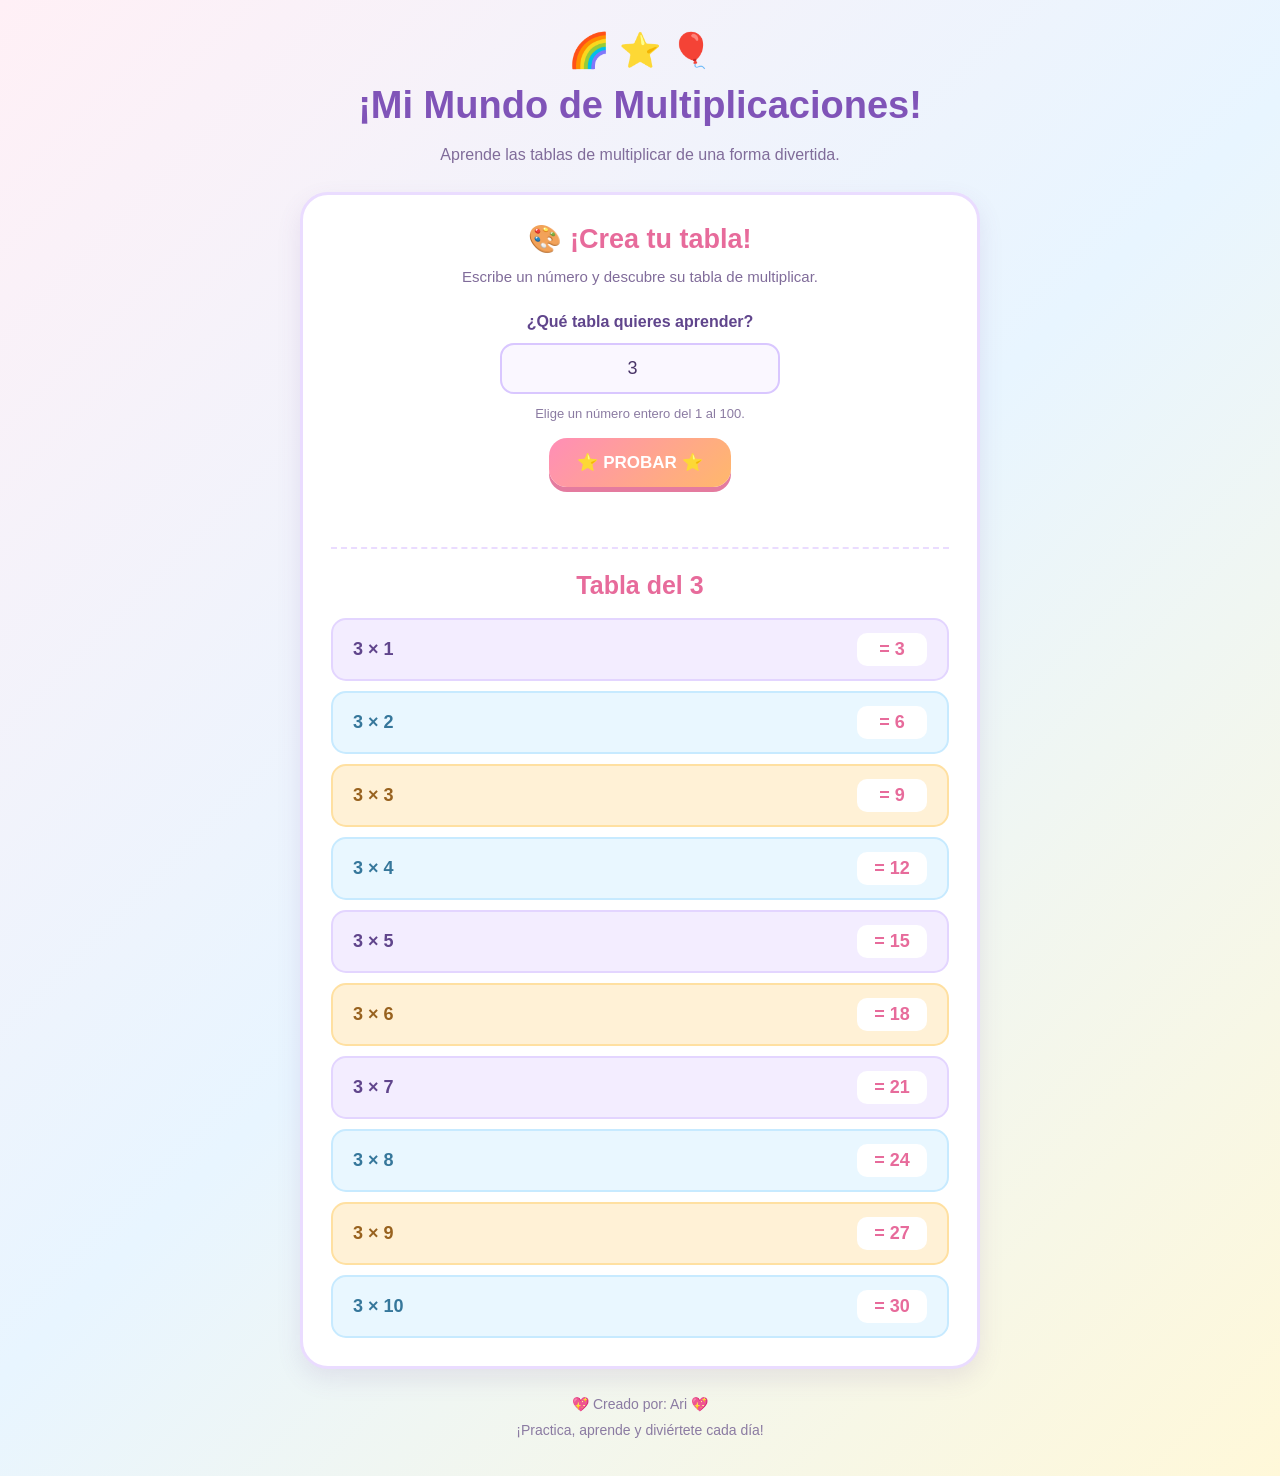
<file: tablas/index.html>
<!DOCTYPE html>
<html lang="es">
<head>
    <meta charset="UTF-8">
    <meta name="viewport" content="width=device-width, initial-scale=1.0">
    <title>Mi Mundo de Multiplicaciones</title>
    <link rel="stylesheet" href="multiplicar.css">
    <script src="multiplicar.js" defer></script>
</head>
<body>

    <main class="contenedor">
        <header class="encabezado">
            <div class="decoracion">🌈 ⭐ 🎈</div>
            <h1>¡Mi Mundo de Multiplicaciones!</h1>
            <p>Aprende las tablas de multiplicar de una forma divertida.</p>
        </header>

        <section class="tarjeta">
            <h2>🎨 ¡Crea tu tabla!</h2>

            <p class="instruccion">
                Escribe un número y descubre su tabla de multiplicar.
            </p>

            <form id="formularioTabla">
                <label for="numeroTabla">¿Qué tabla quieres aprender?</label>

                <input
                    type="number"
                    id="numeroTabla"
                    min="1"
                    max="100"
                    step="1"
                    value="3"
                    placeholder="Escribe un número"
                    required
                >

                <p class="ayuda">
                    Elige un número entero del 1 al 100.
                </p>

                <button type="submit" class="boton-probar">
                    ⭐ PROBAR ⭐
                </button>
            </form>

            <p id="mensaje" class="mensaje" role="status" aria-live="polite"></p>

            <section class="resultado-tabla" aria-label="Tabla de multiplicar">
                <h2 id="tituloTabla">Tabla del 3</h2>

                <div id="contenedorTabla" class="tabla">
                    <div class="fila">
                        <span>3 × 1</span>
                        <span class="resultado">= 3</span>
                    </div>
                    <div class="fila">
                        <span>3 × 2</span>
                        <span class="resultado">= 6</span>
                    </div>
                    <div class="fila">
                        <span>3 × 3</span>
                        <span class="resultado">= 9</span>
                    </div>
                    <div class="fila">
                        <span>3 × 4</span>
                        <span class="resultado">= 12</span>
                    </div>
                    <div class="fila">
                        <span>3 × 5</span>
                        <span class="resultado">= 15</span>
                    </div>
                    <div class="fila">
                        <span>3 × 6</span>
                        <span class="resultado">= 18</span>
                    </div>
                    <div class="fila">
                        <span>3 × 7</span>
                        <span class="resultado">= 21</span>
                    </div>
                    <div class="fila">
                        <span>3 × 8</span>
                        <span class="resultado">= 24</span>
                    </div>
                    <div class="fila">
                        <span>3 × 9</span>
                        <span class="resultado">= 27</span>
                    </div>
                    <div class="fila">
                        <span>3 × 10</span>
                        <span class="resultado">= 30</span>
                    </div>
                </div>
            </section>
        </section>

        <footer>
            <p>💖 Creado por: Ari 💖</p>
            <p>¡Practica, aprende y diviértete cada día!</p>
        </footer>
    </main>

</body>
</html>
</file>
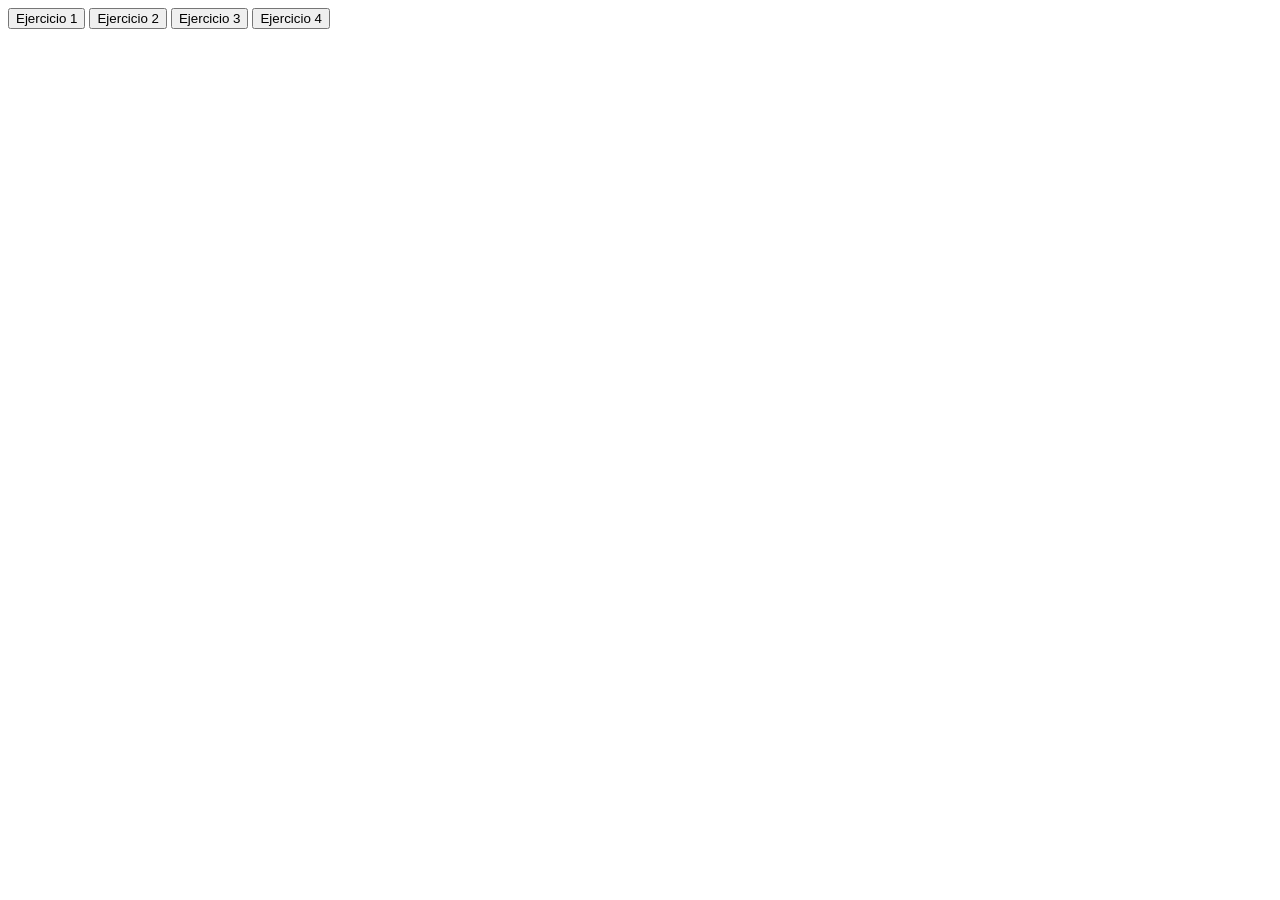
<file: ejercicio.html>
<!DOCTYPE html>
<html lang="es">
<head>
    <script src="ejercicio.js"></script>
</head>
<body>
    <button onclick="ejecutar(1)">Ejercicio 1</button>
    <button onclick="ejecutar(2)">Ejercicio 2</button>
    <button onclick="ejecutar(3)">Ejercicio 3</button>
    <button onclick="ejecutar(4)">Ejercicio 4</button>
</body>
</html>
</file>
<file: tablas/multiplicar.css>
* {
    box-sizing: border-box;
}

body {
    margin: 0;
    min-height: 100vh;
    padding: 30px 16px;
    font-family: "Trebuchet MS", Arial, sans-serif;
    color: #493568;
    background: linear-gradient(135deg, #fff0f6, #e8f5ff, #fff8d9);
}

.contenedor {
    width: 100%;
    max-width: 680px;
    margin: 0 auto;
    text-align: center;
}

.encabezado {
    margin-bottom: 25px;
}

.decoracion {
    margin-bottom: 12px;
    font-size: 34px;
}

h1 {
    margin: 0 0 12px;
    color: #8054b8;
    font-size: clamp(27px, 5vw, 38px);
    line-height: 1.25;
}

.encabezado p {
    margin: 0;
    color: #806c9a;
    font-size: 16px;
    line-height: 1.6;
}

.tarjeta {
    padding: 28px;
    background-color: #ffffff;
    border: 3px solid #eadcff;
    border-radius: 28px;
    box-shadow: 0 10px 25px rgba(116, 82, 155, 0.12);
}

.tarjeta > h2 {
    margin: 0 0 10px;
    color: #e76b9b;
    font-size: 27px;
}

.instruccion {
    margin: 0 0 24px;
    color: #806c9a;
    font-size: 15px;
    line-height: 1.6;
}

#formularioTabla {
    display: flex;
    flex-direction: column;
    align-items: center;
    gap: 12px;
}

#formularioTabla label {
    color: #60458c;
    font-size: 16px;
    font-weight: bold;
}

#numeroTabla {
    width: 100%;
    max-width: 280px;
    padding: 13px 16px;
    border: 2px solid #d9c7ff;
    border-radius: 14px;
    outline: none;
    background-color: #faf7ff;
    color: #493568;
    font: inherit;
    font-size: 18px;
    text-align: center;
    transition: border-color 0.2s, box-shadow 0.2s;
}

#numeroTabla:focus {
    border-color: #a77be8;
    box-shadow: 0 0 0 4px rgba(167, 123, 232, 0.16);
}

.ayuda {
    margin: 0;
    color: #8b7ba2;
    font-size: 13px;
}

.boton-probar {
    margin-top: 5px;
    padding: 14px 28px;
    border: none;
    border-radius: 18px;
    background: linear-gradient(135deg, #ff8eb7, #ffb86b);
    color: #ffffff;
    font-size: 17px;
    font-weight: bold;
    cursor: pointer;
    box-shadow: 0 5px 0 #e47b9f;
    transition: transform 0.2s, box-shadow 0.2s;
}

.boton-probar:hover {
    transform: translateY(-3px);
    box-shadow: 0 8px 0 #e47b9f;
}

.boton-probar:active {
    transform: translateY(2px);
    box-shadow: 0 3px 0 #e47b9f;
}

.boton-probar:focus-visible {
    outline: 3px solid #8054b8;
    outline-offset: 5px;
}

.mensaje {
    min-height: 22px;
    margin: 16px 0 0;
    color: #37825b;
    font-size: 14px;
    font-weight: bold;
    line-height: 1.5;
}

.mensaje.error {
    color: #d94b65;
}

.resultado-tabla {
    margin-top: 22px;
    padding-top: 22px;
    border-top: 2px dashed #eadcff;
}

.resultado-tabla h2 {
    margin: 0 0 18px;
    color: #e76b9b;
    font-size: 25px;
}

.tabla {
    display: flex;
    flex-direction: column;
    gap: 10px;
}

.fila {
    display: flex;
    align-items: center;
    justify-content: space-between;
    gap: 12px;
    padding: 13px 20px;
    border: 2px solid #e3d5ff;
    border-radius: 15px;
    background-color: #f3edff;
    color: #60458c;
    font-size: 18px;
    font-weight: bold;
    transition: transform 0.2s;
}

.fila:nth-child(even) {
    border-color: #c7eaff;
    background-color: #e9f7ff;
    color: #36779b;
}

.fila:nth-child(3n) {
    border-color: #ffe0a1;
    background-color: #fff1d6;
    color: #98621f;
}

.fila:hover {
    transform: scale(1.02);
}

.resultado {
    min-width: 70px;
    padding: 6px 12px;
    border-radius: 10px;
    background-color: #ffffff;
    color: #e76b9b;
}

footer {
    margin-top: 25px;
    color: #8b7ba2;
    font-size: 14px;
    line-height: 1.5;
}

footer p {
    margin: 5px 0;
}

@media (max-width: 480px) {
    body {
        padding: 22px 12px;
    }

    .tarjeta {
        padding: 22px 14px;
        border-radius: 22px; 
    }

    .fila {
        padding: 12px 14px;
        font-size: 16px;
    }

    .resultado-tabla h2,
    .tarjeta > h2 {
        font-size: 23px;
    }

    .boton-probar {
        padding: 13px 24px;
    }
}

@media (prefers-reduced-motion: reduce) {
    *,
    *::before,
    *::after {
        transition: none !important;
    }
}
</file>
